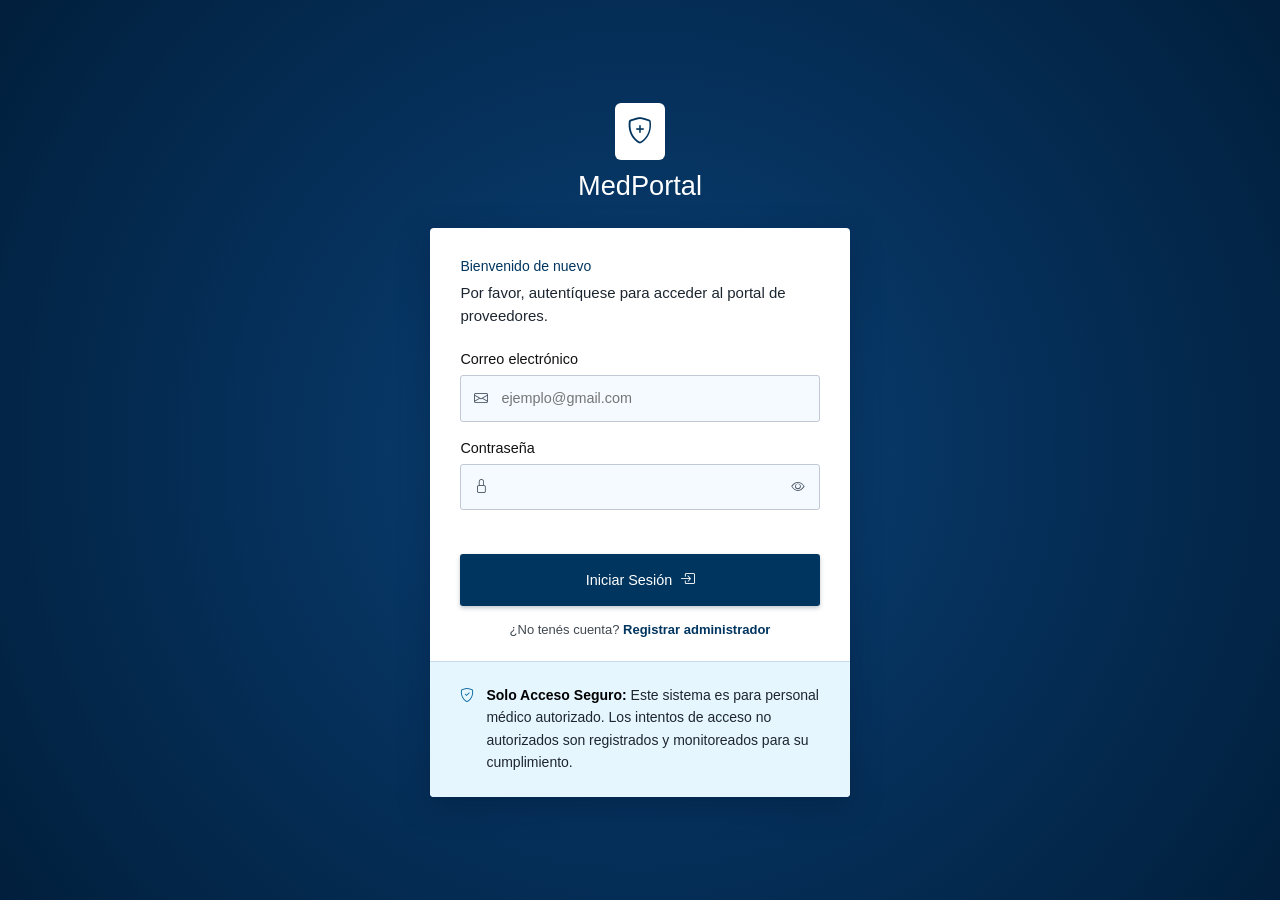
<file: index.html>
<!DOCTYPE html>
<html lang="es">
<head>
  <meta charset="UTF-8">
  <meta http-equiv="refresh" content="0; url=auth/login.html">
  <title>MedPortal</title>
</head>
<body>
  <p>Redirigiendo a <a href="auth/login.html">MedPortal</a>...</p>
</body>
</html>
</file>
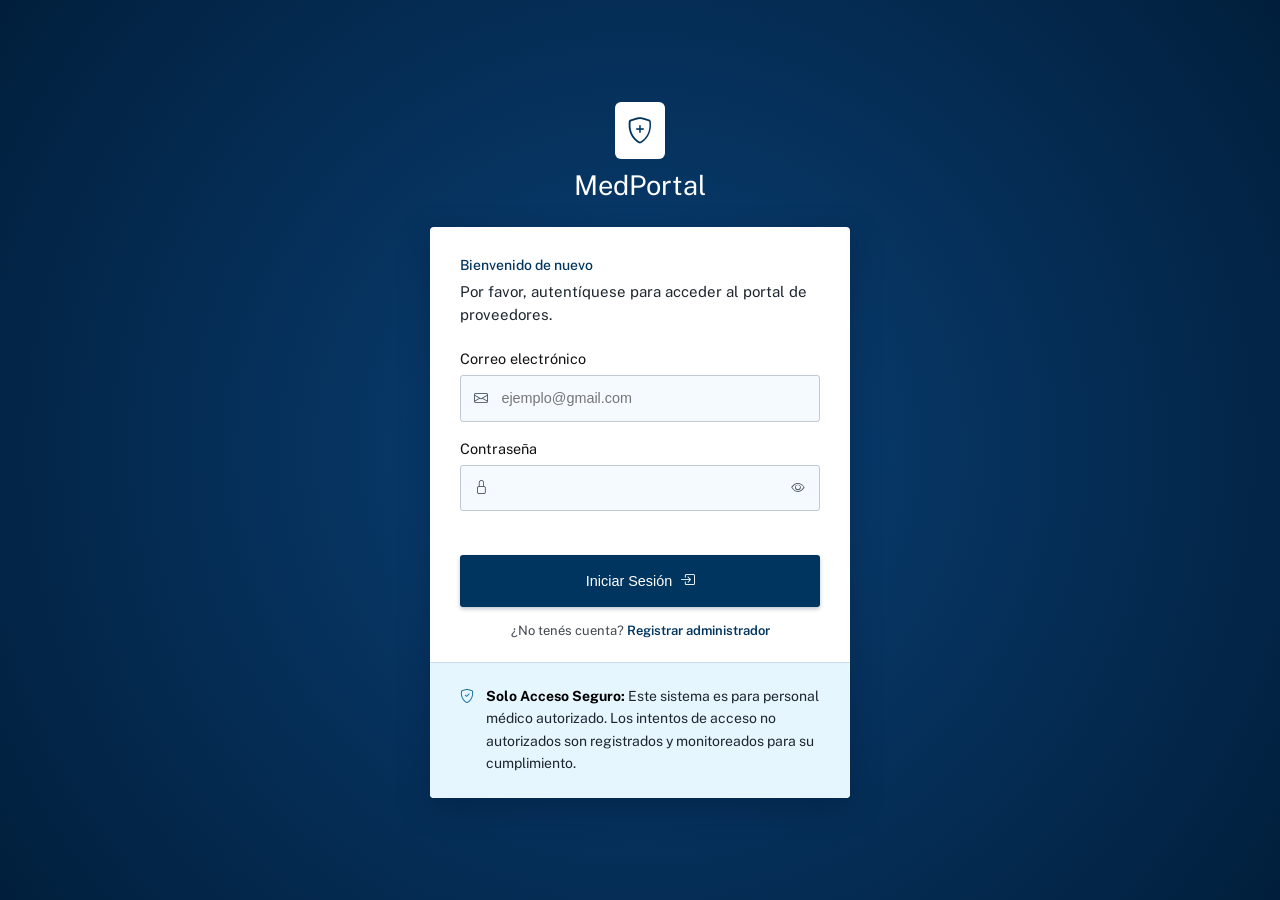
<file: auth/login.html>
<!DOCTYPE html>
<html lang="es">
<head>
  <meta charset="UTF-8">
  <meta name="viewport" content="width=device-width, initial-scale=1.0">
  <title>Inicio de Sesion</title>
  <link href="https://fonts.googleapis.com/css2?family=Public+Sans:wght@400;500;600;700&display=swap" rel="stylesheet">
  <link href="https://cdn.jsdelivr.net/npm/bootstrap-icons@1.11.3/font/bootstrap-icons.min.css" rel="stylesheet">
  <link rel="stylesheet" href="../shared/style.css">
  <link rel="stylesheet" href="login_style.css">

  <script src="../shared/storage.js"></script>
  <script src="login.js"></script>
</head>
<body>
  <div class="login-container">
    <span class="login-logo"><i class="bi bi-shield-plus"></i></span>
    <p class="login-brand">MedPortal</p>

    <div class="login-card">
      <form novalidate>
        <p class="login-heading">Bienvenido de nuevo</p>
        <p class="login-subtitle">Por favor, autentíquese para acceder al portal de proveedores.</p>

        <label for="email">Correo electrónico</label>
        <div class="input-icon">
          <i class="bi bi-envelope"></i>
          <input type="email" id="email" name="email" autocomplete="email" placeholder="ejemplo@gmail.com" required>
        </div>

        <label for="password">Contraseña</label>
        <div class="input-icon">
          <i class="bi bi-lock"></i>
          <input type="password" id="password" name="password" autocomplete="current-password" required>
          <button type="button" id="toggle-password"><i class="bi bi-eye"></i></button>
        </div>

        <p id="login-message" class="success"></p>
        <p id="login-error" class="error"></p>

        <button type="submit">Iniciar Sesión <i class="bi bi-box-arrow-in-right"></i></button>

        <p class="login-link">¿No tenés cuenta? <a href="register.html">Registrar administrador</a></p>
      </form>

      <div class="login-notice">
        <i class="bi bi-shield-check"></i>
        <p><strong>Solo Acceso Seguro:</strong> Este sistema es para personal médico autorizado. Los intentos de acceso no autorizados son registrados y monitoreados para su cumplimiento.</p>
      </div>
    </div>
  </div>
</body>
</html>
</file>
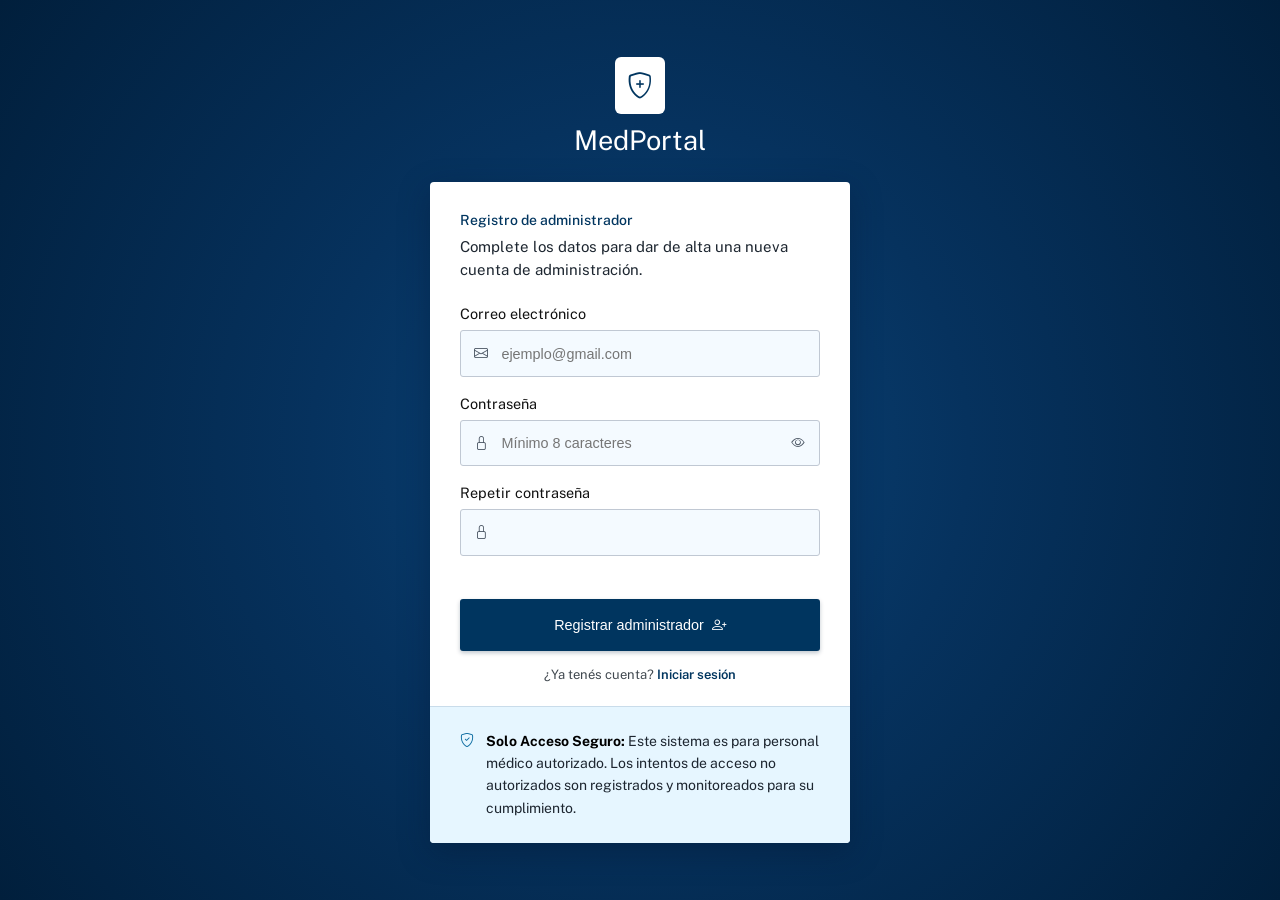
<file: auth/register.html>
<!DOCTYPE html>
<html lang="es">
<head>
  <meta charset="UTF-8">
  <meta name="viewport" content="width=device-width, initial-scale=1.0">
  <title>Registro de Administrador</title>
  <link href="https://fonts.googleapis.com/css2?family=Public+Sans:wght@400;500;600;700&display=swap" rel="stylesheet">
  <link href="https://cdn.jsdelivr.net/npm/bootstrap-icons@1.11.3/font/bootstrap-icons.min.css" rel="stylesheet">
  <link rel="stylesheet" href="../shared/style.css">
  <link rel="stylesheet" href="login_style.css">

  <script src="../shared/storage.js"></script>
  <script src="register.js"></script>
</head>
<body>
  <div class="login-container">
    <span class="login-logo"><i class="bi bi-shield-plus"></i></span>
    <p class="login-brand">MedPortal</p>

    <div class="login-card">
      <form novalidate>
        <p class="login-heading">Registro de administrador</p>
        <p class="login-subtitle">Complete los datos para dar de alta una nueva cuenta de administración.</p>

        <label for="email">Correo electrónico</label>
        <div class="input-icon">
          <i class="bi bi-envelope"></i>
          <input type="email" id="email" name="email" autocomplete="email" placeholder="ejemplo@gmail.com" required>
        </div>

        <label for="password">Contraseña</label>
        <div class="input-icon">
          <i class="bi bi-lock"></i>
          <input type="password" id="password" name="password" autocomplete="new-password" placeholder="Mínimo 8 caracteres" required>
          <button type="button" id="toggle-password"><i class="bi bi-eye"></i></button>
        </div>

        <label for="password2">Repetir contraseña</label>
        <div class="input-icon">
          <i class="bi bi-lock"></i>
          <input type="password" id="password2" name="password2" autocomplete="new-password" required>
        </div>

        <p id="register-error" class="error"></p>

        <button type="submit">Registrar administrador <i class="bi bi-person-plus"></i></button>

        <p class="login-link">¿Ya tenés cuenta? <a href="login.html">Iniciar sesión</a></p>
      </form>

      <div class="login-notice">
        <i class="bi bi-shield-check"></i>
        <p><strong>Solo Acceso Seguro:</strong> Este sistema es para personal médico autorizado. Los intentos de acceso no autorizados son registrados y monitoreados para su cumplimiento.</p>
      </div>
    </div>
  </div>
</body>
</html>
</file>
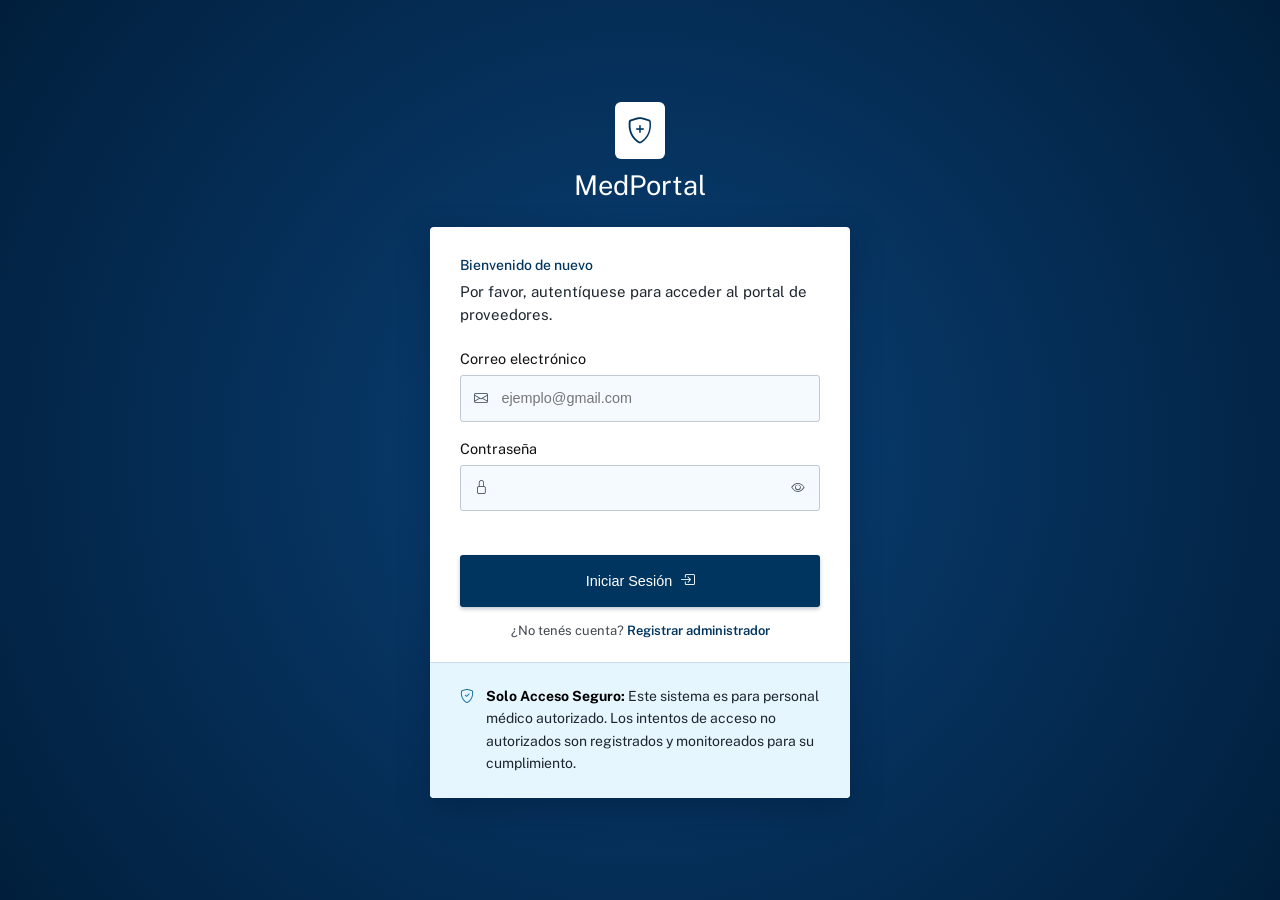
<file: dashboard/dashboard.html>
<!DOCTYPE html>
<html lang="es">
<head>
  <meta charset="UTF-8">
  <meta name="viewport" content="width=device-width, initial-scale=1.0">
  <title>Panel de Control</title>
  <link href="https://fonts.googleapis.com/css2?family=Public+Sans:wght@400;500;600;700&display=swap" rel="stylesheet">
  <link href="https://cdn.jsdelivr.net/npm/bootstrap-icons@1.11.3/font/bootstrap-icons.min.css" rel="stylesheet">
  <link rel="stylesheet" href="../shared/style.css">
  <link rel="stylesheet" href="dashboard_style.css">
  <script src="../shared/storage.js"></script>
  <script src="dashboard.js"></script>
</head>
<body>
  <div class="dashboard-container">
    <header>
      <span>MedPortal</span>
      <div>
        <button class="menu" id="menu-btn">&#9776;</button>
      </div>
    </header>
    <nav id="sidebar">
      <div class="nav-brand">
        <p>Portal Admin</p>
        <small>Gestión Hospitalaria</small>
      </div>
      <ul>
        <li><a href="../dashboard/dashboard.html" class="active"><i class="bi bi-grid-1x2"></i>Panel Control</a></li>
        <li><a href="../specialties/specialties.html"><i class="bi bi-briefcase"></i>Especialidades</a></li>
        <li><a href="#" class="disabled" title="Próximamente"><i class="bi bi-person-vcard"></i>Médicos</a></li>
        <li><a href="#" class="disabled" title="Próximamente"><i class="bi bi-people"></i>Pacientes</a></li>
      </ul>
      <div class="nav-footer">
        <a href="#" class="disabled" title="Próximamente"><i class="bi bi-question-circle"></i>Ayuda</a>
        <button id="logout"><i class="bi bi-box-arrow-right"></i>Cerrar Sesión</button>
        <div class="nav-user">
          <img src="../shared/img/admin-user.jpg" alt="">
          <div>
            <p>Usuario Admin</p>
            <small>Superadministrador</small>
          </div>
        </div>
      </div>
    </nav>
    <main>
      <h1>Vista General de Gestión</h1>
      <p class="subtitle">Configure el personal médico y las especialidades del departamento.</p>

      <div class="actions">
        <a href="#" class="btn disabled" title="Próximamente"><i class="bi bi-plus-lg"></i>Agregar Nuevo Doctor</a>
        <a href="../specialties/specialty.html" class="btn outline"><i class="bi bi-diagram-3"></i>Agregar Nueva Especialidad</a>
      </div>

      <div class="stats">
        <div class="stat">
          <div class="stat-top">
            <span class="stat-icon"><i class="bi bi-briefcase"></i></span>
            <span class="badge green">+0 este mes</span>
          </div>
          <p class="stat-label">Doctores activos</p>
          <p class="stat-value">0</p>
        </div>
        <div class="stat">
          <div class="stat-top">
            <span class="stat-icon"><i class="bi bi-grid-3x3-gap"></i></span>
            <span class="badge grey">Estable</span>
          </div>
          <p class="stat-label">Especialidades activas</p>
          <p class="stat-value" id="stat-specialties">0</p>
        </div>
        <div class="stat">
          <div class="stat-top">
            <span class="stat-icon"><i class="bi bi-calendar-check"></i></span>
            <span class="badge blue">Hoy</span>
          </div>
          <p class="stat-label">Turnos confirmados para hoy</p>
          <p class="stat-value">0</p>
        </div>
      </div>

      <div class="card">
        <div class="card-head">
          <h2>Directorio de Profesionales Médicos</h2>
          <div class="search-box">
            <i class="bi bi-search"></i>
            <input type="search" class="search" placeholder="Buscar por nombre..." disabled>
          </div>
        </div>
        <div class="table-wrapper">
          <table>
            <thead>
              <tr>
                <th>Nombre del Doctor</th>
                <th>Especialidad</th>
                <th>Estado de Disponibilidad</th>
                <th class="right">Acciones</th>
              </tr>
            </thead>
            <tbody id="doctor-table-body">
              <tr><td colspan="4" class="empty">No se encontraron doctores.</td></tr>
            </tbody>
          </table>
        </div>
        <div class="card-foot pager">
          <span>Mostrando 0 a 0 de 0 resultados</span>
          <div>
            <button disabled><i class="bi bi-chevron-left"></i></button>
            <button disabled><i class="bi bi-chevron-right"></i></button>
          </div>
        </div>
      </div>
    </main>
    <footer>MedPortal &copy; 2026</footer>
  </div>
</body>
</html>
</file>
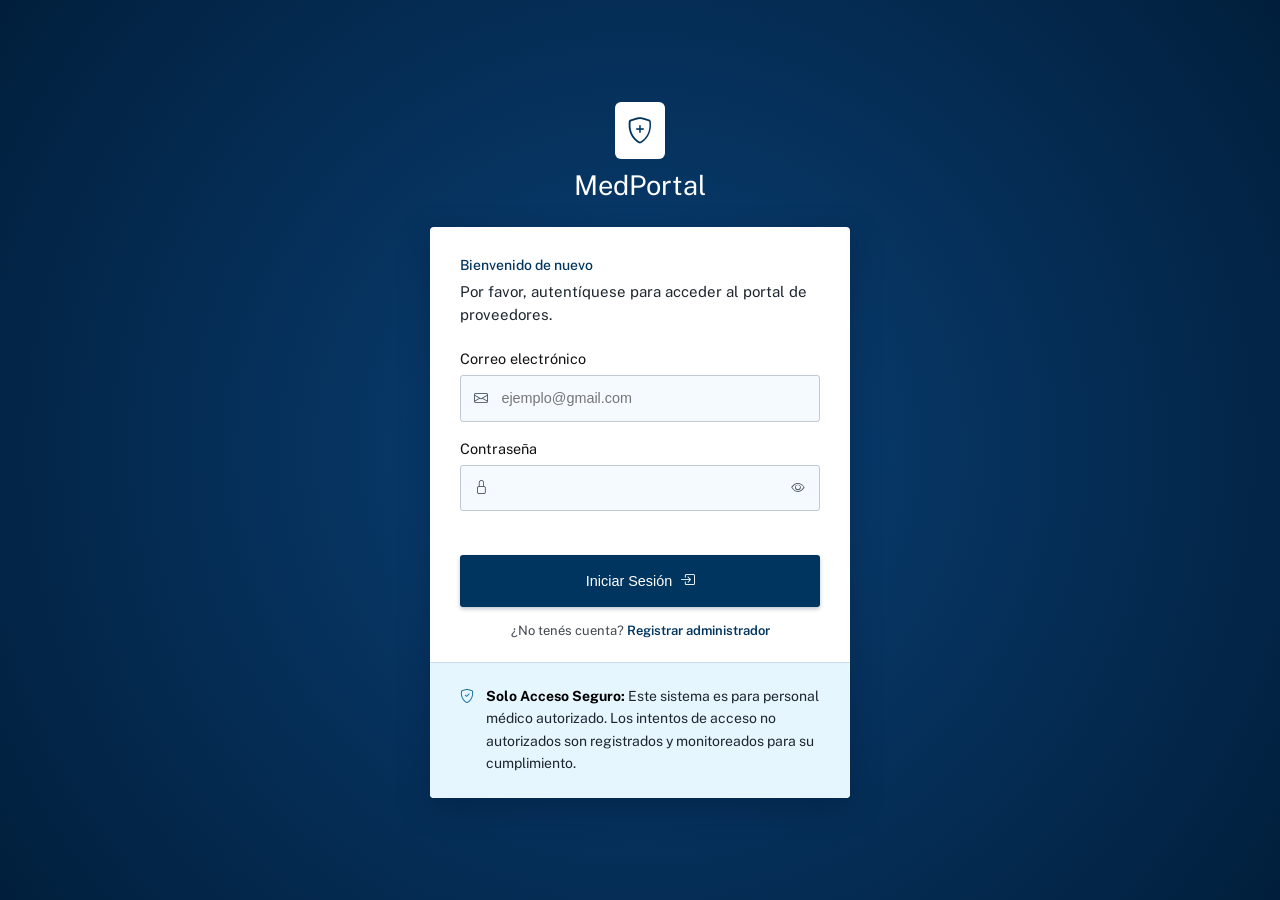
<file: specialties/specialties.html>
<!DOCTYPE html>
<html lang="es">
<head>
  <meta charset="UTF-8">
  <meta name="viewport" content="width=device-width, initial-scale=1.0">
  <title>Listado de Especialidades</title>
  <link href="https://fonts.googleapis.com/css2?family=Public+Sans:wght@400;500;600;700&display=swap" rel="stylesheet">
  <link href="https://cdn.jsdelivr.net/npm/bootstrap-icons@1.11.3/font/bootstrap-icons.min.css" rel="stylesheet">
  <link rel="stylesheet" href="../shared/style.css">
  <link rel="stylesheet" href="../dashboard/dashboard_style.css">
  <link rel="stylesheet" href="specialties_style.css">
  <script src="../shared/storage.js"></script>
  <script src="../dashboard/dashboard.js"></script>
  <script src="specialties.js"></script>
</head>
<body>
  <div class="dashboard-container">
    <header>
      <span>MedPortal</span>
      <div>
        <button class="menu" id="menu-btn">&#9776;</button>
      </div>
    </header>
    <!-- Menú lateral -->
    <nav id="sidebar">
      <div class="nav-brand">
        <p>Portal Admin</p>
        <small>Gestión Hospitalaria</small>
      </div>
      <ul>
        <li><a href="../dashboard/dashboard.html"><i class="bi bi-grid-1x2"></i>Panel Control</a></li>
        <li><a href="../specialties/specialties.html" class="active"><i class="bi bi-briefcase"></i>Especialidades</a></li>
        <li><a href="#" class="disabled" title="Próximamente"><i class="bi bi-person-vcard"></i>Médicos</a></li>
        <li><a href="#" class="disabled" title="Próximamente"><i class="bi bi-people"></i>Pacientes</a></li>
      </ul>
      <div class="nav-footer">
        <a href="#" class="disabled" title="Próximamente"><i class="bi bi-question-circle"></i>Ayuda</a>
        <button id="logout"><i class="bi bi-box-arrow-right"></i>Cerrar Sesión</button>
        <div class="nav-user">
          <img src="../shared/img/admin-user.jpg" alt="">
          <div>
            <p>Usuario Admin</p>
            <small>Superadministrador</small>
          </div>
        </div>
      </div>
    </nav>
    <!-- Contenido -->
    <main>
      <!-- Encabezado y buscador -->
      <div class="page-head">
        <div>
          <h1>Directorio de Especialidades</h1>
          <p class="subtitle">Administre las categorías médicas, servicios y disponibilidad del personal especializado.</p>
        </div>
        <div class="page-actions">
          <div class="search-box">
            <i class="bi bi-search"></i>
            <input type="search" id="search-input" class="search" placeholder="Buscar especialidad...">
          </div>
          <button id="search-btn" class="btn outline">Buscar</button>
          <a href="specialty.html" class="btn"><i class="bi bi-plus-lg"></i>Nueva Especialidad</a>
        </div>
      </div>
      <p id="search-error" class="error"></p>

      <!-- Tabla -->
      <div class="card">
        <div class="table-wrapper">
          <table>
            <thead>
              <tr>
                <th>Nombre de la Especialidad</th>
                <th>Descripción</th>
                <th>Estado</th>
                <th>Acciones</th>
              </tr>
            </thead>
            <tbody id="specialty-table-body">
            </tbody>
          </table>
        </div>
        <div class="card-foot pager">
          <span id="page-info">Mostrando 0 a 0 de 0 resultados</span>
          <div>
            <button id="prev-page"><i class="bi bi-chevron-left"></i></button>
            <button id="next-page"><i class="bi bi-chevron-right"></i></button>
          </div>
        </div>
      </div>

      <!-- Estadísticas -->
      <div class="specialty-stats">
        <div class="specialty-stat">
          <p class="label">Total Especialidades</p>
          <p class="value" id="stat-total">0</p>
          <span class="icon"><i class="bi bi-list-ul"></i></span>
          <p class="note green"><i class="bi bi-graph-up-arrow"></i><span id="stat-total-note">+0 este trimestre</span></p>
        </div>
        <div class="specialty-stat">
          <p class="label">Más demandada</p>
          <p class="value">-</p>
          <span class="icon"><i class="bi bi-heart"></i></span>
          <p class="note">Sin citas registradas</p>
        </div>
        <div class="specialty-stat teal">
          <p class="label">Nuevas este mes</p>
          <p class="value" id="stat-new">0</p>
          <span class="icon"><i class="bi bi-check-circle"></i></span>
          <p class="note strong" id="stat-new-note">-</p>
        </div>
      </div>

      <div class="banner"></div>
    </main>
    <footer>MedPortal &copy; 2026</footer>
  </div>
</body>
</html>
</file>
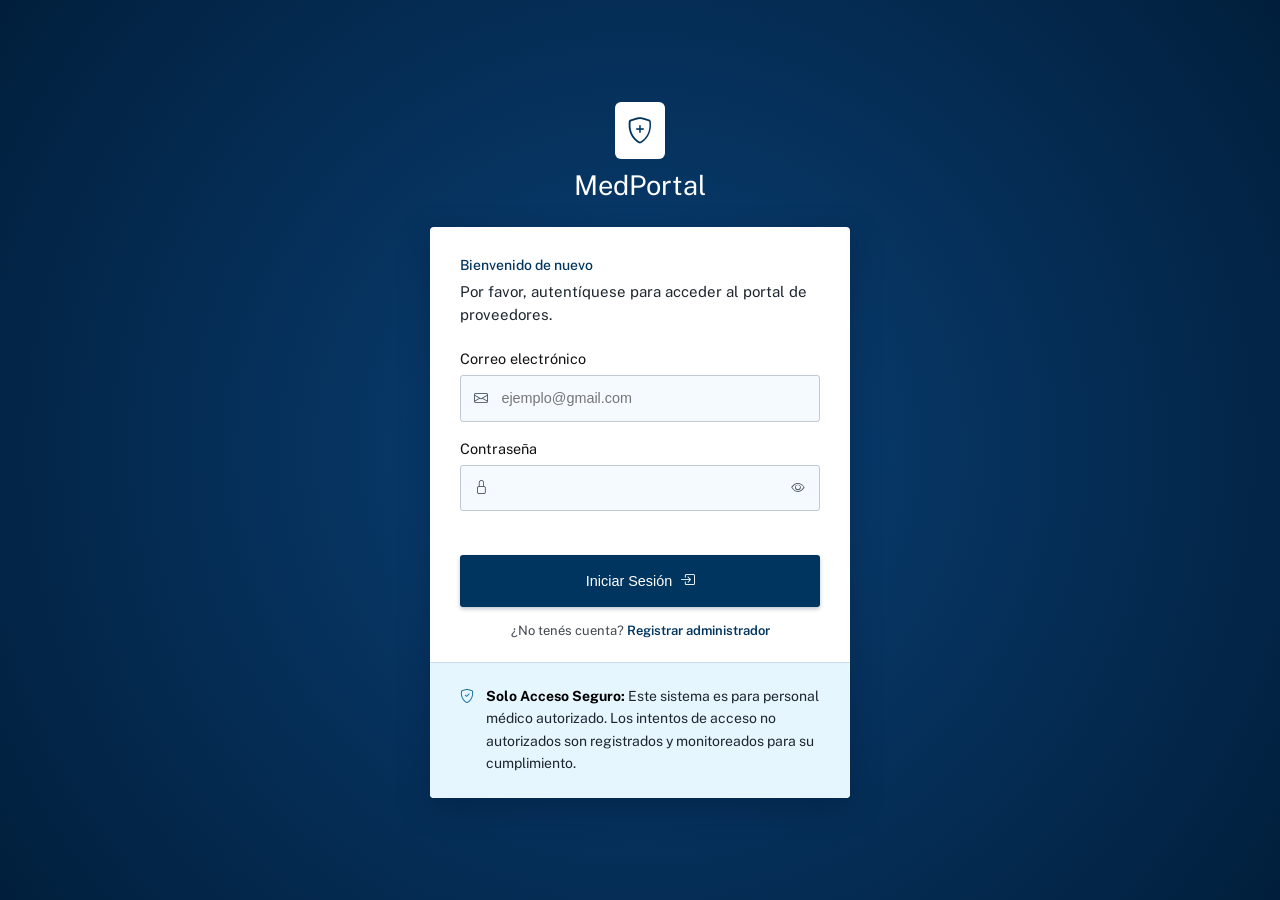
<file: specialties/specialty.html>
<!DOCTYPE html>
<html lang="es">
<head>
  <meta charset="UTF-8">
  <meta name="viewport" content="width=device-width, initial-scale=1.0">
  <title>Nueva Especialidad</title>
  <link href="https://fonts.googleapis.com/css2?family=Public+Sans:wght@400;500;600;700&display=swap" rel="stylesheet">
  <link href="https://cdn.jsdelivr.net/npm/bootstrap-icons@1.11.3/font/bootstrap-icons.min.css" rel="stylesheet">
  <link rel="stylesheet" href="../shared/style.css">
  <link rel="stylesheet" href="../dashboard/dashboard_style.css">
  <link rel="stylesheet" href="specialties_style.css">
  <script src="../shared/storage.js"></script>
  <script src="../dashboard/dashboard.js"></script>
  <script src="specialty.js"></script>
</head>
<body>
  <div class="dashboard-container">
    <header>
      <span>MedPortal</span>
      <div>
        <button class="menu" id="menu-btn">&#9776;</button>
      </div>
    </header>
    <!-- Menú lateral -->
    <nav id="sidebar">
      <div class="nav-brand">
        <p>Portal Admin</p>
        <small>Gestión Hospitalaria</small>
      </div>
      <ul>
        <li><a href="../dashboard/dashboard.html"><i class="bi bi-grid-1x2"></i>Panel Control</a></li>
        <li><a href="../specialties/specialties.html" class="active"><i class="bi bi-briefcase"></i>Especialidades</a></li>
        <li><a href="#" class="disabled" title="Próximamente"><i class="bi bi-person-vcard"></i>Médicos</a></li>
        <li><a href="#" class="disabled" title="Próximamente"><i class="bi bi-people"></i>Pacientes</a></li>
      </ul>
      <div class="nav-footer">
        <a href="#" class="disabled" title="Próximamente"><i class="bi bi-question-circle"></i>Ayuda</a>
        <button id="logout"><i class="bi bi-box-arrow-right"></i>Cerrar Sesión</button>
        <div class="nav-user">
          <img src="../shared/img/admin-user.jpg" alt="">
          <div>
            <p>Usuario Admin</p>
            <small>Superadministrador</small>
          </div>
        </div>
      </div>
    </nav>
    <!-- Contenido -->
    <main>
      <p class="breadcrumb"><a href="specialties.html">Especialidades</a> &rsaquo; <span>Agregar Nueva Especialidad</span></p>
      <h1 class="form-title">Registrar Nueva Especialidad</h1>
      <p class="subtitle">Complete la información técnica y administrativa para dar de alta una especialidad médica en el sistema hospitalario.</p>

      <!-- Formulario -->
      <form class="specialty-form" novalidate>
        <label for="name">Nombre de la Especialidad</label>
        <input type="text" id="name" name="name" placeholder="Ej. Cardiología Intervencionista" required>
        <p id="name-error" class="error"></p>

        <label for="description">Descripción</label>
        <textarea id="description" name="description" rows="6" placeholder="Detalle el alcance de la especialidad, procedimientos principales y requisitos de derivación..." required></textarea>
        <p id="description-error" class="error"></p>

        <label for="status">Estado inicial</label>
        <select id="status" name="status">
          <option value="true">Activo - Disponible para programación</option>
          <option value="false">Inactivo - No disponible para programación</option>
        </select>
        <p id="form-error" class="error"></p>

        <div class="form-actions">
          <a href="specialties.html" class="btn outline">Cancelar</a>
          <button type="submit" class="btn"><i class="bi bi-save2"></i>Guardar Especialidad</button>
        </div>
      </form>
    </main>
    <footer>MedPortal &copy; 2026</footer>
  </div>
</body>
</html>
</file>
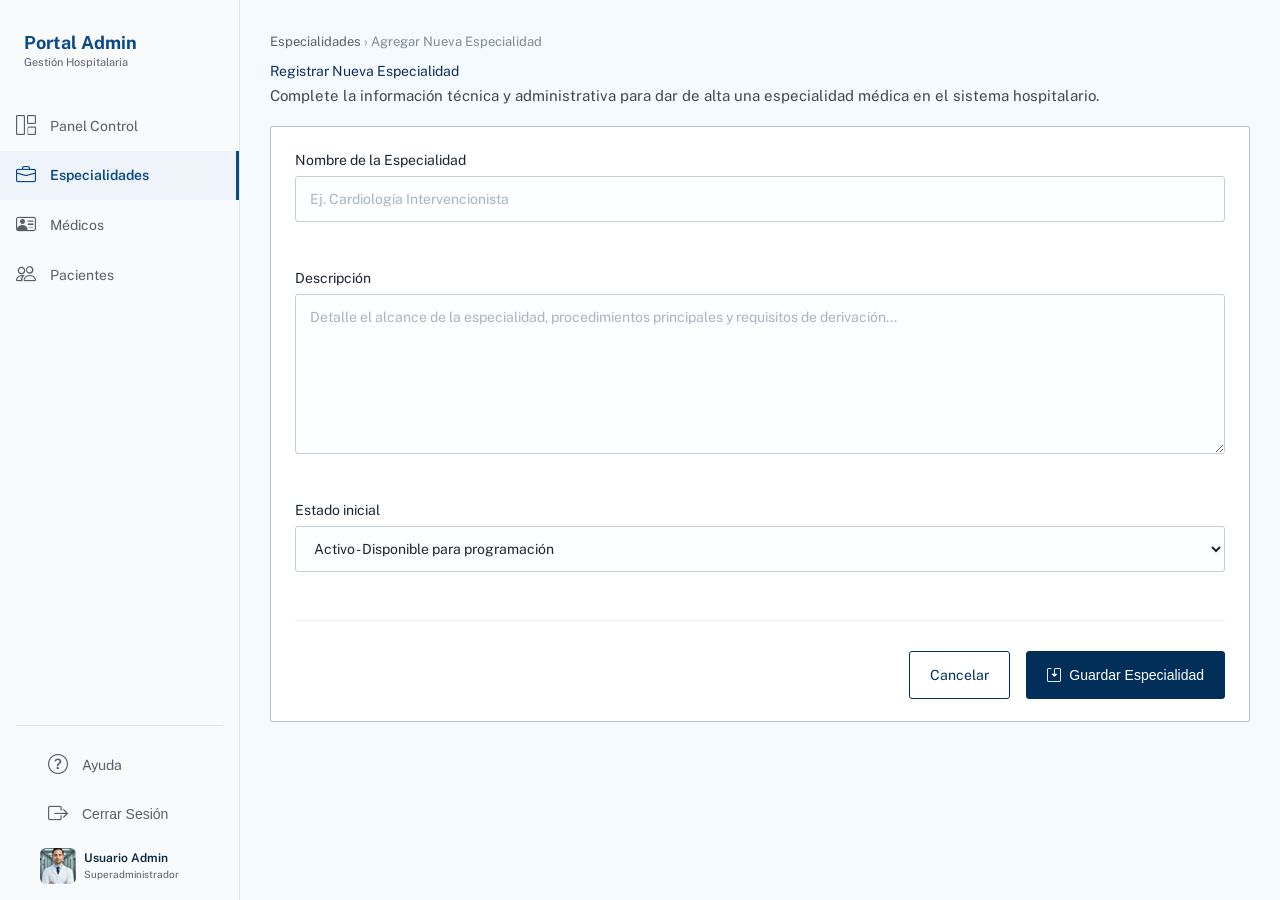
<file: specialties/specialty_form.html>
<!DOCTYPE html>
<html lang="es">
<head>
  <meta charset="UTF-8">
  <meta name="viewport" content="width=device-width, initial-scale=1.0">
  <title>Nueva Especialidad</title>
  <link href="https://fonts.googleapis.com/css2?family=Public+Sans:wght@400;500;600;700&display=swap" rel="stylesheet">
  <link href="https://cdn.jsdelivr.net/npm/bootstrap-icons@1.11.3/font/bootstrap-icons.min.css" rel="stylesheet">
  <link rel="stylesheet" href="../shared/style.css">
  <link rel="stylesheet" href="../dashboard/dashboard_style.css">
  <link rel="stylesheet" href="specialties_style.css">
  <script src="../dashboard/dashboard.js"></script>
</head>
<body>
  <div class="dashboard-container">
    <header>
      <span>MedPortal</span>
      <div>
        <button class="menu" id="menu-btn">&#9776;</button>
      </div>
    </header>
    <nav id="sidebar">
      <div class="nav-brand">
        <p>Portal Admin</p>
        <small>Gestión Hospitalaria</small>
      </div>
      <ul>
        <li><a href="../dashboard/dashboard.html"><i class="bi bi-grid-1x2"></i>Panel Control</a></li>
        <li><a href="../specialties/specialties.html" class="active"><i class="bi bi-briefcase"></i>Especialidades</a></li>
        <li><a href="#" class="disabled" title="Próximamente"><i class="bi bi-person-vcard"></i>Médicos</a></li>
        <li><a href="#" class="disabled" title="Próximamente"><i class="bi bi-people"></i>Pacientes</a></li>
      </ul>
      <div class="nav-footer">
        <a href="#" class="disabled" title="Próximamente"><i class="bi bi-question-circle"></i>Ayuda</a>
        <button id="logout"><i class="bi bi-box-arrow-right"></i>Cerrar Sesión</button>
        <div class="nav-user">
          <img src="../shared/img/admin-user.jpg" alt="">
          <div>
            <p>Usuario Admin</p>
            <small>Superadministrador</small>
          </div>
        </div>
      </div>
    </nav>
    <main>
      <p class="breadcrumb"><a href="specialties.html">Especialidades</a> &rsaquo; <span>Agregar Nueva Especialidad</span></p>
      <h1 class="form-title">Registrar Nueva Especialidad</h1>
      <p class="subtitle">Complete la información técnica y administrativa para dar de alta una especialidad médica en el sistema hospitalario.</p>

      <form class="specialty-form" novalidate>
        <label for="name">Nombre de la Especialidad</label>
        <input type="text" id="name" name="name" placeholder="Ej. Cardiología Intervencionista" required>
        <p id="name-error" class="error"></p>

        <label for="description">Descripción</label>
        <textarea id="description" name="description" rows="6" placeholder="Detalle el alcance de la especialidad, procedimientos principales y requisitos de derivación..." required></textarea>
        <p id="description-error" class="error"></p>

        <label for="status">Estado inicial</label>
        <select id="status" name="status">
          <option value="true">Activo - Disponible para programación</option>
          <option value="false">Inactivo - No disponible para programación</option>
        </select>
        <p id="form-error" class="error"></p>

        <div class="form-actions">
          <a href="specialties.html" class="btn outline">Cancelar</a>
          <button type="submit" class="btn"><i class="bi bi-save2"></i>Guardar Especialidad</button>
        </div>
      </form>
    </main>
    <footer>MedPortal &copy; 2026</footer>
  </div>
</body>
</html>
</file>
<file: shared/style.css>
/* Estilos globales compartidos por todas las páginas (equivalente al style.css del ejercicio).
   Mobile first: la base es el celular y con min-width: 600px se amplía para escritorio.
   Colores y tipografía según los mockups del TPI (MedPortal). */
* {
  box-sizing: border-box;
}

[hidden] {
  display: none !important;
}

body {
  margin: 0;
  font-size: 1rem;
  height: 100dvh;
  font-family: 'Public Sans', 'Inter', 'Segoe UI', sans-serif;
  color: #151C20;
}

img {
  max-width: 100%;
}

a {
  color: inherit;
}

@media screen and (min-width: 600px) {
  body {
    font-size: 0.875rem;
  }
}

/* ---------- Foco con teclado ---------- */

button:focus-visible,
a:focus-visible {
  outline: 2px solid #0B4A82;
  outline-offset: 2px;
}
</file>
<file: auth/login_style.css>
.login-container {
  display: flex;
  flex-direction: column;
  justify-content: center;
  min-height: 100vh;
  padding: 1.5rem 1rem;
  background: radial-gradient(circle at 50% 50%, #0A4479 0%, #06325E 42%, #011F3C 100%);
  text-align: center;
}

.login-logo {
  display: inline-flex;
  align-items: center;
  justify-content: center;
  align-self: center;
  width: 3.1rem;
  height: 3.6rem;
  margin-bottom: 0.625rem;
  border-radius: 0.375rem;
  background: white;
  color: #00355F;
  font-size: 1.6rem;
}

.login-brand {
  margin: 0 0 1.6rem;
  font-size: 1.7rem;
  color: white;
}

.login-card {
  overflow: hidden;
  background: white;
  border-radius: 0.25rem;
  box-shadow: 0 0.6rem 1.9rem rgba(0, 20, 45, 0.35);
  text-align: left;
}

.login-container form {
  display: flex;
  flex-direction: column;
  gap: 0.5rem;
  padding: 1.5rem 1.25rem;
}

.login-heading {
  margin: 0;
  font-size: 0.875rem;
  font-weight: 500;
  color: #00355F;
}

.login-subtitle {
  margin: 0 0 1rem;
  font-size: 0.9375rem;
  line-height: 1.5;
  color: #1D2630;
}

.login-container label {
  font-size: 0.9rem;
  color: #111;
}

.input-icon {
  position: relative;
  display: flex;
  align-items: center;
  margin-bottom: 0.625rem;
}

.input-icon > .bi {
  position: absolute;
  left: 0.85rem;
  color: #4A5563;
  pointer-events: none;
}

.input-icon input {
  width: 100%;
  height: 2.9rem;
  padding: 0 2.5rem;
  border: 1px solid #C0C8D3;
  border-radius: 0.1875rem;
  background: #F4FAFF;
  font-size: 0.9rem;
}

.input-icon input:focus {
  outline: 2px solid rgba(15, 76, 129, 0.35);
}

.input-icon button {
  position: absolute;
  right: 0.75rem;
  padding: 0.2rem;
  background: none;
  border: 0;
  color: #4A5563;
  cursor: pointer;
}

.error {
  min-height: 1.1rem;
  margin: 0;
  font-size: 0.8rem;
  color: #B91C1C;
}

.success {
  margin: 0;
  font-size: 0.8rem;
  color: #0F766E;
}

.success:empty {
  display: none;
}

.login-link {
  margin: 0.5rem 0 0;
  font-size: 0.8125rem;
  text-align: center;
  color: #40484F;
}

.login-link a {
  color: #00355F;
  font-weight: 600;
}

.login-container button[type="submit"] {
  display: flex;
  align-items: center;
  justify-content: center;
  gap: 0.5rem;
  height: 3.25rem;
  border: 0;
  border-radius: 0.1875rem;
  background: #00355F;
  color: white;
  font-size: 0.9rem;
  font-weight: 500;
  cursor: pointer;
  box-shadow: 0 2px 4px rgba(0, 30, 60, 0.25);
}

.login-container button[type="submit"]:hover {
  background: #002A4C;
}

.login-notice {
  display: flex;
  gap: 0.75rem;
  padding: 1.25rem;
  background: #E6F6FF;
  border-top: 1px solid #C9DCEA;
}

.login-notice .bi {
  margin-top: 0.1875rem;
  color: #0B6BA0;
}

.login-notice p {
  margin: 0;
  font-size: 0.875rem;
  line-height: 1.6;
  color: #1D2630;
}

.login-notice strong {
  color: black;
}

@media screen and (min-width: 600px) {
  .login-container {
    align-items: center;
  }

  .login-card {
    width: 420px;
  }

  .login-container form {
    padding: 1.9rem 1.9rem 1.5rem;
  }

  .login-notice {
    padding: 1.4rem 1.9rem 1.5rem;
  }
}

/* ---------- Efectos al pasar el mouse y al tocar ---------- */

.login-container button[type="submit"] {
  transition: background-color 0.15s ease, transform 0.1s ease;
}

.login-container button[type="submit"]:active {
  transform: scale(0.97);
}

.input-icon button:hover {
  color: #00355F;
}

.login-link a {
  text-decoration: none;
}

.login-link a:hover {
  text-decoration: underline;
}
</file>
<file: dashboard/dashboard_style.css>
/* Grilla del panel (header, nav, main y footer) y componentes comunes de las páginas del administrador.
   Colores según los mockups del TPI. */
.dashboard-container {
  display: grid;
  grid-template-columns: minmax(0, 1fr);
  grid-template-rows: auto 1fr auto;
  grid-template-areas:
    "header"
    "main"
    "footer";
  height: 100dvh;
  background-color: #F4FAFF;
}

/* ---------- Nav (sidebar) ---------- */
.dashboard-container nav {
  position: absolute;
  top: 0;
  bottom: 0;
  z-index: 10;
  display: flex;
  flex-direction: column;
  width: 240px;
  overflow-y: auto;
  background-color: #F8FAFC;
  border-right: 1px solid #DFE6EE;
  left: -240px;
  transition: left 0.2s ease;
}

.dashboard-container nav.open {
  left: 0;
}

.nav-brand {
  padding: 2rem 1.5rem 0;
}

.nav-brand p {
  margin: 0;
  font-size: 1.125rem;
  font-weight: 700;
  color: #0B4A82;
}

.nav-brand small {
  font-size: 0.6875rem;
  color: #56606B;
}

.dashboard-container nav ul {
  flex: 1;
  list-style: none;
  padding: 0;
  margin: 2rem 0 0;
}

.dashboard-container nav ul li a,
.nav-footer a,
.nav-footer button {
  display: flex;
  align-items: center;
  gap: 0.875rem;
  padding: 0.8rem 1rem;
  font-size: 0.875rem;
  color: #56606B;
  text-decoration: none;
}

.dashboard-container nav ul li a.active {
  background: #EEF4FA;
  color: #0B4A82;
  font-weight: 600;
  box-shadow: inset -3px 0 0 #0B4A82;
}

.dashboard-container nav .bi {
  font-size: 1.25rem;
}

.nav-footer {
  margin: 0.75rem 1rem 0;
  padding: 0.875rem 0 1rem;
  border-top: 1px solid #DFE6EE;
}

.nav-footer a,
.nav-footer button {
  width: 100%;
  padding-left: 2rem;
  background: none;
  border: 0;
  cursor: pointer;
}

.nav-user {
  display: flex;
  align-items: center;
  gap: 0.5rem;
  padding: 0.625rem 0 0 1.5rem;
}

.nav-user img {
  width: 2.25rem;
  height: 2.25rem;
  border-radius: 0.375rem;
  object-fit: cover;
}

.nav-user p {
  margin: 0;
  font-size: 0.75rem;
  font-weight: 600;
  color: #0A2540;
}

.nav-user small {
  font-size: 0.625rem;
  color: #56606B;
}

/* Enlaces a pantallas que todavía no forman parte de esta entrega (se ven como en el mockup, pero no navegan) */
.disabled {
  pointer-events: none;
  cursor: default;
}

/* ---------- Header, main y footer ---------- */
.dashboard-container header {
  grid-area: header;
  height: 50px;
  background-color: white;
  color: #00355F;
  font-weight: 700;
  border-bottom: 1px solid #E0E7EE;
  display: flex;
  align-items: center;
  justify-content: space-between;
  padding: 0 1rem;
}

.dashboard-container header div {
  display: flex;
  align-items: center;
  gap: 1rem;
}

.dashboard-container header .menu {
  background: none;
  border: 0;
  font-size: 1.5rem;
  color: #07497D;
  cursor: pointer;
}

.dashboard-container main {
  grid-area: main;
  padding: 1rem;
  overflow-y: auto;
}

.dashboard-container footer {
  grid-area: footer;
  background-color: #F8FAFC;
  border-top: 1px solid #DFE6EE;
  color: #56606B;
  font-size: 0.75rem;
  text-align: center;
  padding: 1rem;
}

/* ---------- Contenido ---------- */
main h1 {
  margin: 0;
  font-size: 1.5rem;
  color: #00355F;
}

main .subtitle {
  margin: 0.375rem 0 0;
  font-size: 0.9375rem;
  line-height: 1.5;
  color: #40484F;
}

.actions {
  display: flex;
  flex-wrap: wrap;
  gap: 1rem;
  margin-top: 1.5rem;
}

.btn {
  display: inline-flex;
  align-items: center;
  justify-content: center;
  gap: 0.5rem;
  min-height: 3rem;
  padding: 0.5rem 1.25rem;
  border: 1.5px solid #07497D;
  border-radius: 0.3125rem;
  background: #07497D;
  color: white;
  font-size: 0.8125rem;
  font-weight: 600;
  letter-spacing: 0.05em;
  text-decoration: none;
  cursor: pointer;
}

.btn.outline {
  background: white;
  color: #07497D;
}

.stats {
  display: grid;
  grid-template-columns: 1fr;
  gap: 1.25rem;
  margin: 1.5rem 0;
}

.stat {
  display: flex;
  flex-direction: column;
  min-height: 11.5rem;
  padding: 1.5rem;
  background: white;
  border: 1px solid #C7CDD6;
  border-radius: 0.375rem;
}

.stat-top {
  display: flex;
  align-items: flex-start;
  justify-content: space-between;
}

.stat-icon {
  display: flex;
  align-items: center;
  justify-content: center;
  width: 2.8rem;
  height: 3.2rem;
  border-radius: 0.5625rem;
  background: #F1F4F7;
  color: #0B4A82;
  font-size: 1.25rem;
}

.badge {
  padding: 0.1875rem 0.5rem;
  border-radius: 0.1875rem;
  font-size: 0.75rem;
  font-weight: 600;
}

.badge.green { background: #F0FDFA; color: #0D9488; }
.badge.grey { background: #F1F3F5; color: #5B6470; }
.badge.blue { background: #EAF3FF; color: #2563EB; }

.stat-label {
  margin: auto 0 0;
  padding-top: 1.875rem;
  font-size: 0.875rem;
  letter-spacing: 0.1em;
  text-transform: uppercase;
  color: #2E3742;
}

.stat-value {
  margin: 0.25rem 0 0;
  font-size: 1.875rem;
  font-weight: 700;
  color: #00355F;
}

.card {
  overflow: hidden;
  background: white;
  border: 1px solid #C4CBD4;
  border-radius: 0.375rem;
}

.card-head {
  display: flex;
  flex-direction: column;
  gap: 0.875rem;
  padding: 1.25rem 1rem;
}

.card-head h2 {
  margin: 0;
  font-size: 1.125rem;
  font-weight: 500;
  color: #0B3A6B;
}

.search-box {
  position: relative;
}

.search-box .bi {
  position: absolute;
  top: 50%;
  left: 0.75rem;
  transform: translateY(-50%);
  color: #4A5563;
  pointer-events: none;
}

.search {
  width: 100%;
  height: 2.5rem;
  padding: 0 0.75rem 0 2.375rem;
  border: 1px solid #BADCEE;
  border-radius: 0.25rem;
  background: #D9F2FF;
  font-size: 0.8125rem;
}

.table-wrapper {
  overflow-x: auto;
}

.dashboard-container table {
  width: 100%;
  border-collapse: collapse;
}

.dashboard-container th {
  padding: 0.875rem 1rem;
  background: #E6F6FF;
  border-top: 1px solid #C9DCEA;
  border-bottom: 1px solid #C9DCEA;
  font-size: 0.8125rem;
  font-weight: 500;
  text-align: left;
  color: #2B3640;
  white-space: nowrap;
}

.dashboard-container td {
  padding: 1rem;
  border-bottom: 1px solid #C9CFD6;
  font-size: 0.875rem;
  color: #1D2630;
}

.dashboard-container td.empty {
  text-align: center;
}

.dashboard-container th.right {
  text-align: right;
}

.card-foot {
  display: flex;
  flex-wrap: wrap;
  align-items: center;
  justify-content: space-between;
  gap: 0.75rem;
  padding: 1rem;
  background: #E6F6FF;
  border-top: 1px solid #C9DCEA;
  font-size: 0.75rem;
  color: #2B3640;
}

.pager button {
  min-width: 1.75rem;
  height: 2rem;
  border: 1px solid #BFD0DC;
  border-radius: 0.1875rem;
  background: white;
  cursor: pointer;
}

.pager button:disabled {
  opacity: 0.55;
  cursor: not-allowed;
}

@media screen and (min-width: 600px) {
  .dashboard-container {
    grid-template-columns: 240px minmax(0, 1fr);
    grid-template-areas:
      "nav main";
    grid-template-rows: 1fr;
  }

  /* En escritorio el mockup no tiene header ni footer: el nav queda fijo a la izquierda */
  .dashboard-container header,
  .dashboard-container footer {
    display: none;
  }

  .dashboard-container nav {
    grid-area: nav;
    position: static;
    left: 0;
    height: 100dvh;
  }

  .dashboard-container header div .menu {
    display: none;
  }

  .dashboard-container main {
    padding: 2.125rem 1.875rem 2.5rem;
  }

  main h1 {
    font-size: 1.875rem;
  }

  .card-head .search-box {
    flex: 0 1 14.5rem;
  }

  .card-head {
    flex-direction: row;
    justify-content: space-between;
    align-items: center;
    padding: 1.25rem 1.5rem;
  }
}

@media screen and (min-width: 900px) {
  .stats {
    grid-template-columns: repeat(3, 1fr);
  }
}

/* ---------- Efectos al pasar el mouse y al tocar ---------- */

.btn,
.dashboard-container nav ul li a,
.nav-footer a,
.nav-footer button,
.dashboard-container header .menu,
.pager button {
  transition: background-color 0.15s ease, color 0.15s ease, border-color 0.15s ease, transform 0.1s ease;
}

.btn:hover {
  background: #063A63;
  border-color: #063A63;
}

.btn.outline:hover {
  background: #EAF3FB;
  color: #07497D;
  border-color: #07497D;
}

.btn:active,
.pager button:not(:disabled):active,
.dashboard-container header .menu:active {
  transform: scale(0.96);
}

.dashboard-container nav ul li a:hover,
.nav-footer a:hover {
  background: #EEF4FA;
  color: #0B4A82;
}

.nav-footer button:hover {
  background: #FEF2F2;
  color: #DC2626;
}

.dashboard-container header .menu {
  border-radius: 0.375rem;
}

.dashboard-container header .menu:hover {
  background: #EEF4FA;
}

.pager button:not(:disabled):hover {
  background: #EAF3FB;
  border-color: #07497D;
  color: #07497D;
}
</file>
<file: specialties/specialties_style.css>
/* ---------- Listado ---------- */
.page-head {
  display: flex;
  flex-direction: column;
  gap: 1rem;
}

.page-actions {
  display: flex;
  flex-wrap: wrap;
  align-items: center;
  gap: 0.75rem;
}

.page-actions .search-box {
  flex: 1 1 12rem;
}

.page-actions .search {
  background: white;
  border-color: #B9C7D4;
}

.error {
  min-height: 1rem;
  margin: 0.5rem 0;
  font-size: 0.75rem;
  color: #BA1A1A;
}

/* ---------- Tabla ---------- */
.dashboard-container .card th {
  padding: 1.1rem 1rem;
  background: #F8FAFC;
  border-top: 0;
  font-weight: 600;
}

.specialty-name {
  display: flex;
  align-items: center;
  gap: 0.75rem;
  font-weight: 600;
  color: #111;
}

.chip {
  display: inline-flex;
  align-items: center;
  justify-content: center;
  width: 2.3rem;
  height: 2.3rem;
  flex-shrink: 0;
  border-radius: 0.25rem;
  background: #D6EDFA;
  color: #0B4A82;
  font-size: 1.125rem;
}

.specialty-description {
  min-width: 12rem;
  max-width: 18rem;
  line-height: 1.45;
  color: #2E3742;
}

.status {
  padding: 0.25rem 0.6875rem;
  border-radius: 999px;
  background: #E3E8EE;
  color: #384A63;
  font-size: 0.75rem;
  font-weight: 600;
  white-space: nowrap;
}

.status.active {
  background: #5FF0D5;
  color: #00332B;
}

.row-actions {
  white-space: nowrap;
}

.row-actions a,
.row-actions button {
  margin-right: 1rem;
  padding: 0;
  background: none;
  border: 0;
  color: #9AA6B2;
  font-size: 1.25rem;
  cursor: pointer;
}

.row-actions button:disabled {
  cursor: default;
}

/* ---------- Estadísticas ---------- */
.specialty-stats {
  display: grid;
  grid-template-columns: 1fr;
  gap: 1rem;
  margin-top: 1.5rem;
}

.specialty-stat {
  position: relative;
  min-height: 8rem;
  padding: 1.25rem;
  background: white;
  border: 1px solid #D5DCE4;
  border-left: 4px solid #006492;
  border-radius: 0.25rem;
}

.specialty-stat.teal {
  border-left-color: #44DDC1;
}

.specialty-stat .label {
  margin: 0;
  padding-right: 3rem;
  font-size: 0.875rem;
  letter-spacing: 0.1em;
  text-transform: uppercase;
  color: #2E3742;
}

.specialty-stat .value {
  margin: 0.5rem 0 0;
  font-size: 0.9375rem;
  color: #0B4F80;
}

.specialty-stat .note {
  display: flex;
  align-items: center;
  gap: 0.25rem;
  margin: 0.875rem 0 0;
  font-size: 0.8125rem;
  color: #40484F;
}

.specialty-stat .note.green {
  color: #0B6B5B;
}

.specialty-stat .note.strong {
  font-weight: 600;
  color: #1D2630;
}

.specialty-stat .icon {
  position: absolute;
  top: 1.25rem;
  right: 1.25rem;
  display: flex;
  align-items: center;
  justify-content: center;
  width: 2.3rem;
  height: 2.3rem;
  border-radius: 0.25rem;
  background: #E1ECF4;
  color: #0B4A82;
  font-size: 1.125rem;
}

.specialty-stat.teal .icon {
  background: #CFF5EC;
  color: #0D6B5B;
}

.banner {
  height: 11rem;
  margin-top: 1.5rem;
  border-radius: 0.625rem;
  background: url('../shared/img/corridor.jpg') center / cover;
  opacity: 0.85;
  -webkit-mask-image: linear-gradient(#000 55%, transparent);
  mask-image: linear-gradient(#000 55%, transparent);
}

/* ---------- Formulario ---------- */
.breadcrumb {
  margin: 0 0 0.875rem;
  font-size: 0.8125rem;
  color: #7F8A95;
}

.breadcrumb a {
  color: #56606B;
  text-decoration: none;
}

.form-title {
  font-size: 0.875rem;
  font-weight: 400;
  color: #0B2F5B;
}

.specialty-form {
  display: flex;
  flex-direction: column;
  gap: 0.5rem;
  margin-top: 1.125rem;
  padding: 1.5rem 1rem 1.25rem;
  background: white;
  border: 1px solid #B5C1CC;
  border-radius: 0.125rem;
}

.specialty-form label {
  font-size: 0.875rem;
  color: #1B2530;
}

.specialty-form input,
.specialty-form textarea,
.specialty-form select {
  width: 100%;
  padding: 0 0.875rem;
  border: 1px solid #C5CDD5;
  border-radius: 0.1875rem;
  background: #FDFEFF;
  font: inherit;
  font-size: 0.875rem;
  color: #1D2630;
}

.specialty-form input,
.specialty-form select {
  height: 2.875rem;
}

.specialty-form textarea {
  min-height: 10rem;
  padding: 0.875rem;
  resize: vertical;
}

.specialty-form ::placeholder {
  color: #A7B4C1;
}

.form-actions {
  display: flex;
  flex-wrap: wrap;
  justify-content: flex-end;
  gap: 1rem;
  padding-top: 1.875rem;
  border-top: 1px solid #ECF0F3;
}

.form-actions .btn {
  border-radius: 0.1875rem;
  background: #012F5A;
  border-color: #012F5A;
  letter-spacing: 0;
  font-weight: 400;
  font-size: 0.875rem;
}

.form-actions .btn.outline {
  background: white;
  color: #012F5A;
}

/* ---------- Escritorio ---------- */
@media screen and (min-width: 600px) {
  .page-head {
    flex-direction: row;
    justify-content: space-between;
    align-items: center;
  }

  .page-head .subtitle {
    max-width: 25rem;
  }

  .page-actions .btn {
    max-width: 10rem;
  }

  .specialty-form {
    padding: 1.6rem 1.5rem 1.4rem;
  }
}

@media screen and (min-width: 900px) {
  .specialty-stats {
    grid-template-columns: repeat(3, 1fr);
  }
}

/* ---------- Efectos al pasar el mouse y al tocar ---------- */

.row-actions button {
  padding: 0.3rem 0.45rem;
  border-radius: 0.375rem;
  transition: background-color 0.15s ease, color 0.15s ease;
}

.row-actions button:first-child:hover {
  background: #EAF3FB;
  color: #0B4A82;
}

.row-actions button:last-child:hover {
  background: #FEE2E2;
  color: #DC2626;
}

.form-actions .btn:hover {
  background: #001F3D;
  border-color: #001F3D;
}

.form-actions .btn.outline:hover {
  background: #EAF3FB;
  color: #012F5A;
}
</file>
